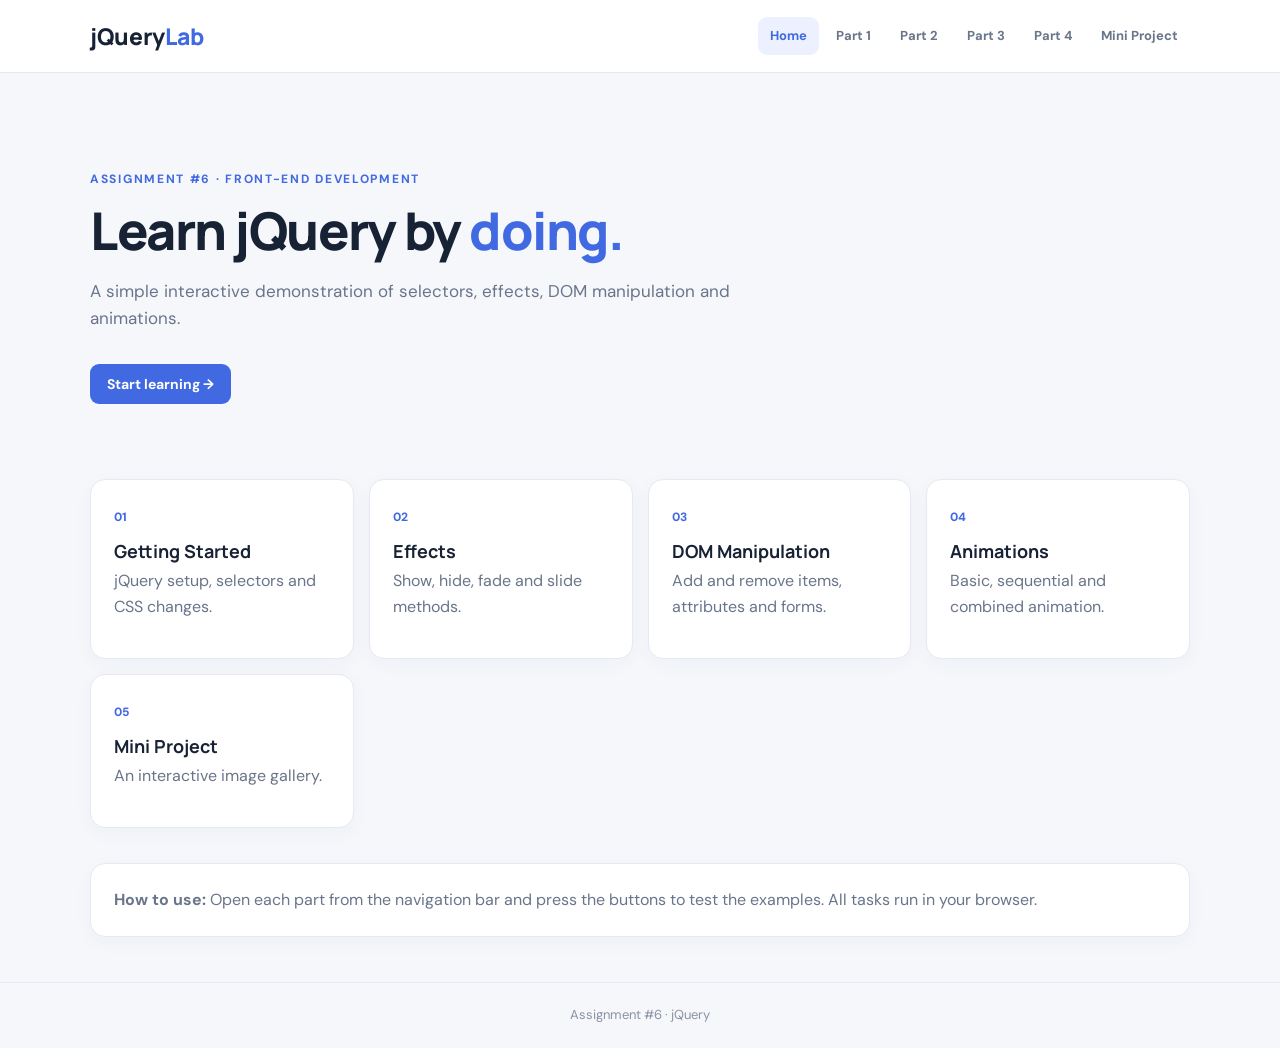
<file: index.html>
<!DOCTYPE html>
<html lang="en">
<head>
  <meta charset="UTF-8">
  <meta name="viewport" content="width=device-width, initial-scale=1.0">
  <title>Assignment 6 | jQuery</title>
  <link rel="stylesheet" href="css/style.css">
</head>
<body>
  <header class="site-header">
    <div class="container header-inner">
      <a class="logo" href="index.html">jQuery<span>Lab</span></a>
      <nav class="navbar">
        <a class="active" href="index.html">Home</a>
        <a href="selectors.html">Part 1</a>
        <a href="effects.html">Part 2</a>
        <a href="dom.html">Part 3</a>
        <a href="animations.html">Part 4</a>
        <a href="project.html">Mini Project</a>
      </nav>
    </div>
  </header>
  <main class="container">
    <section class="hero">
      <p class="eyebrow">ASSIGNMENT #6 · FRONT-END DEVELOPMENT</p>
      <h1>Learn jQuery by <span>doing.</span></h1>
      <p class="lead">A simple interactive demonstration of selectors, effects, DOM manipulation and animations.</p>
      <a class="button" href="selectors.html">Start learning →</a>
    </section>
    <section class="grid">
      <a class="feature-card" href="selectors.html"><span class="number">01</span><h2>Getting Started</h2><p>jQuery setup, selectors and CSS changes.</p></a>
      <a class="feature-card" href="effects.html"><span class="number">02</span><h2>Effects</h2><p>Show, hide, fade and slide methods.</p></a>
      <a class="feature-card" href="dom.html"><span class="number">03</span><h2>DOM Manipulation</h2><p>Add and remove items, attributes and forms.</p></a>
      <a class="feature-card" href="animations.html"><span class="number">04</span><h2>Animations</h2><p>Basic, sequential and combined animation.</p></a>
      <a class="feature-card" href="project.html"><span class="number">05</span><h2>Mini Project</h2><p>An interactive image gallery.</p></a>
    </section>
    <section class="note"><strong>How to use:</strong> Open each part from the navigation bar and press the buttons to test the examples. All tasks run in your browser.</section>
  </main>
  <footer>Assignment #6 · jQuery</footer>
</body>
</html>
</file>
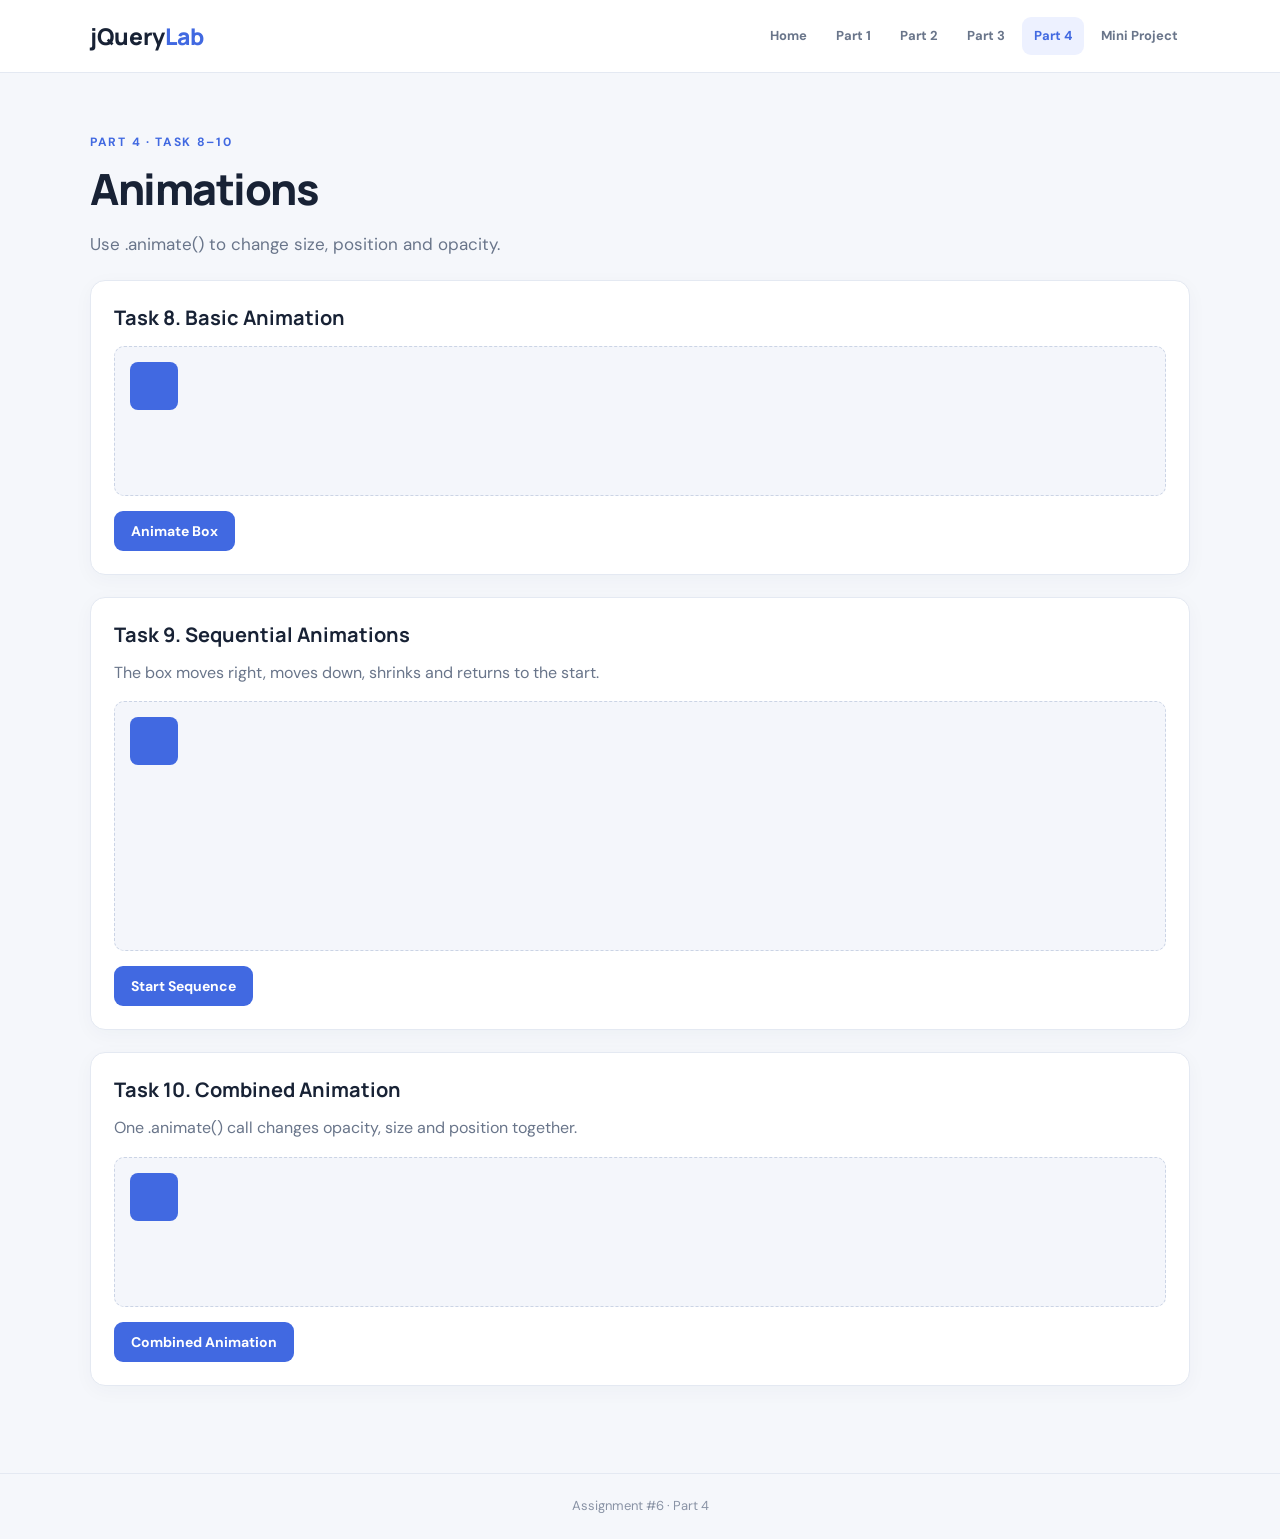
<file: animations.html>
<!DOCTYPE html>
<html lang="en">
<head><meta charset="UTF-8"><meta name="viewport" content="width=device-width, initial-scale=1.0"><title>Part 4 | jQuery</title><link rel="stylesheet" href="css/style.css"><script src="https://code.jquery.com/jquery-3.7.1.min.js"></script><script src="js/main.js" defer></script></head>
<body><header class="site-header"><div class="container header-inner"><a class="logo" href="index.html">jQuery<span>Lab</span></a><nav class="navbar"><a href="index.html">Home</a><a href="selectors.html">Part 1</a><a href="effects.html">Part 2</a><a href="dom.html">Part 3</a><a class="active" href="animations.html">Part 4</a><a href="project.html">Mini Project</a></nav></div></header>
<main class="container page"><p class="eyebrow">PART 4 · TASK 8–10</p><h1>Animations</h1><p class="lead">Use .animate() to change size, position and opacity.</p>
<section class="panel"><h2>Task 8. Basic Animation</h2><div class="animation-stage"><div id="basicBox" class="animation-box"></div></div><button id="basicAnimateBtn">Animate Box</button></section>
<section class="panel"><h2>Task 9. Sequential Animations</h2><p>The box moves right, moves down, shrinks and returns to the start.</p><div class="animation-stage tall"><div id="sequenceBox" class="animation-box"></div></div><button id="sequenceBtn">Start Sequence</button></section>
<section class="panel"><h2>Task 10. Combined Animation</h2><p>One .animate() call changes opacity, size and position together.</p><div class="animation-stage"><div id="combinedBox" class="animation-box"></div></div><button id="combinedBtn">Combined Animation</button></section>
</main><footer>Assignment #6 · Part 4</footer></body></html>
</file>
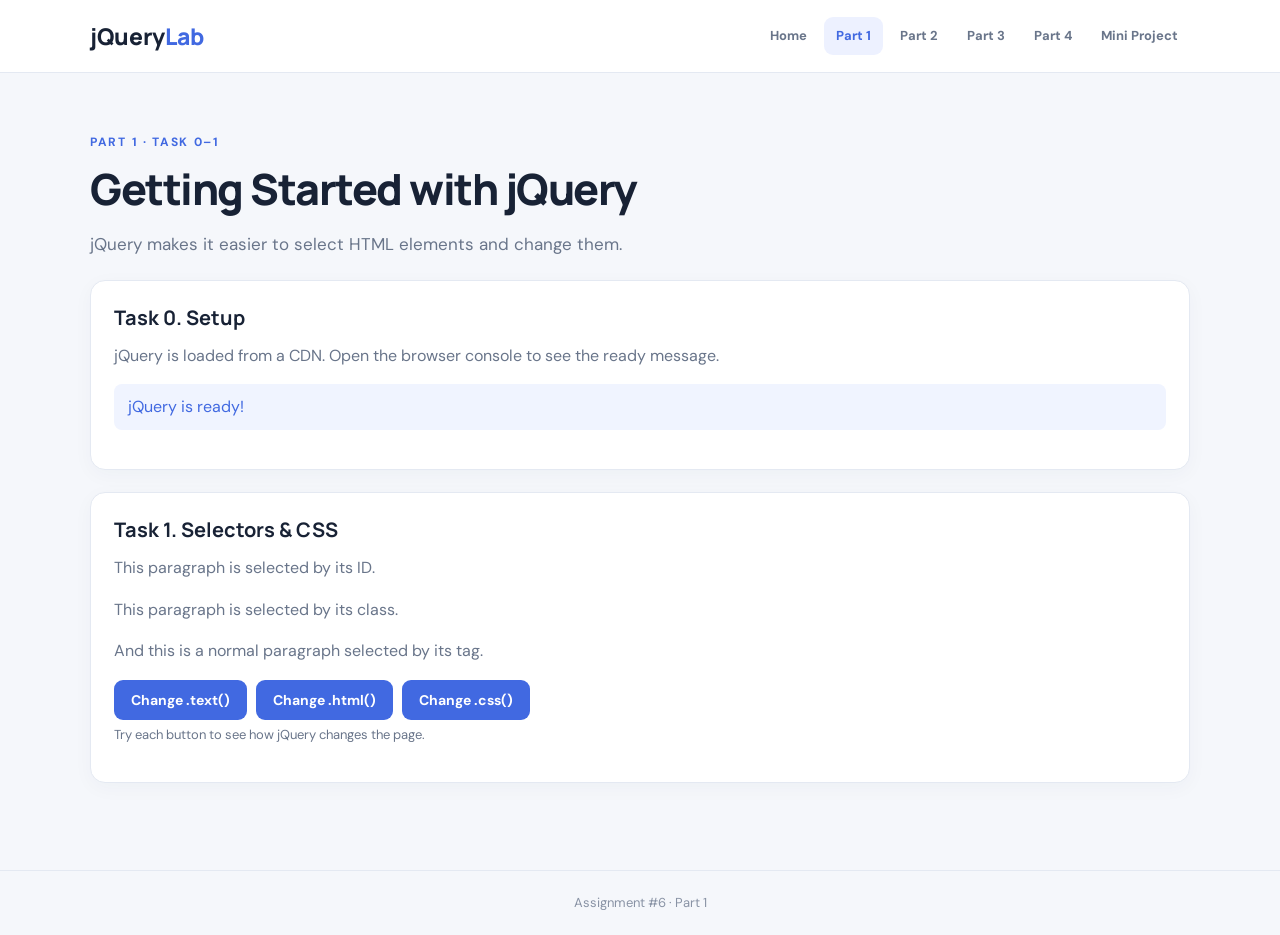
<file: selectors.html>
<!DOCTYPE html>
<html lang="en">
<head><meta charset="UTF-8"><meta name="viewport" content="width=device-width, initial-scale=1.0"><title>Part 1 | jQuery</title><link rel="stylesheet" href="css/style.css"><script src="https://code.jquery.com/jquery-3.7.1.min.js"></script><script src="js/main.js" defer></script></head>
<body>
<header class="site-header"><div class="container header-inner"><a class="logo" href="index.html">jQuery<span>Lab</span></a><nav class="navbar"><a href="index.html">Home</a><a class="active" href="selectors.html">Part 1</a><a href="effects.html">Part 2</a><a href="dom.html">Part 3</a><a href="animations.html">Part 4</a><a href="project.html">Mini Project</a></nav></div></header>
<main class="container page">
  <p class="eyebrow">PART 1 · TASK 0–1</p><h1>Getting Started with jQuery</h1><p class="lead">jQuery makes it easier to select HTML elements and change them.</p>
  <section class="panel"><h2>Task 0. Setup</h2><p>jQuery is loaded from a CDN. Open the browser console to see the ready message.</p><p class="status" id="readyStatus">Waiting for jQuery...</p></section>
  <section class="panel"><h2>Task 1. Selectors &amp; CSS</h2><p id="demoId">This paragraph is selected by its ID.</p><p class="demoClass">This paragraph is selected by its class.</p><p>And this is a normal paragraph selected by its tag.</p><div class="button-row"><button id="textBtn">Change .text()</button><button id="htmlBtn">Change .html()</button><button id="cssBtn">Change .css()</button></div><p class="hint">Try each button to see how jQuery changes the page.</p></section>
</main><footer>Assignment #6 · Part 1</footer></body></html>
</file>
<file: css/style.css>
@import url('https://fonts.googleapis.com/css2?family=DM+Sans:wght@400;500;600;700&family=Manrope:wght@500;600;700;800&display=swap');
:root{--bg:#f5f7fb;--ink:#182235;--muted:#69758a;--blue:#4169e1;--line:#e4e9f2;--white:#fff}
*{box-sizing:border-box}body{margin:0;background:var(--bg);color:var(--ink);font-family:'DM Sans',Arial,sans-serif;line-height:1.6}.container{width:min(1100px,92%);margin:auto}.site-header{background:#fff;border-bottom:1px solid var(--line);position:sticky;top:0;z-index:5}.header-inner{min-height:72px;display:flex;align-items:center;justify-content:space-between;gap:20px}.logo{font:800 23px Manrope,sans-serif;color:var(--ink);text-decoration:none;white-space:nowrap}.logo span,h1 span{color:var(--blue)}.navbar{display:flex;gap:5px;flex-wrap:wrap}.navbar a{padding:9px 12px;border-radius:9px;text-decoration:none;color:var(--muted);font-size:13px;font-weight:700}.navbar a:hover,.navbar a.active{background:#edf1ff;color:var(--blue)}.hero{padding:85px 0 55px;max-width:760px}.eyebrow{color:var(--blue);font-size:12px;font-weight:700;letter-spacing:1.7px}.hero h1,h1{font:800 clamp(32px,5vw,52px)/1.15 Manrope,sans-serif;letter-spacing:-1.5px;margin:12px 0}.lead{font-size:17px;color:var(--muted);max-width:680px}.button,button{display:inline-block;border:0;border-radius:9px;background:var(--blue);color:white;padding:11px 17px;font:700 14px 'DM Sans',sans-serif;text-decoration:none;cursor:pointer;transition:.2s}.button{margin-top:15px}.button:hover,button:hover{filter:brightness(.92);transform:translateY(-1px)}button.secondary{background:#e9edf5;color:#34415a}.grid{display:grid;grid-template-columns:repeat(auto-fit,minmax(210px,1fr));gap:15px;margin:20px 0 35px}.feature-card,.panel,.note{background:#fff;border:1px solid var(--line);border-radius:15px;padding:23px;box-shadow:0 5px 20px rgba(30,50,90,.035)}.feature-card{text-decoration:none;color:inherit;transition:.2s}.feature-card:hover{transform:translateY(-3px);border-color:#b9c8ff}.feature-card h2{font:700 18px Manrope;margin:10px 0 5px}.feature-card p,.panel p{color:var(--muted);margin-top:5px}.number{color:var(--blue);font-weight:800;font-size:12px}.note{margin-bottom:45px;color:var(--muted)}.page{padding:48px 0 65px}.page h1{font-size:clamp(30px,4vw,43px)}.panel{margin:22px 0}.panel h2{font:700 20px Manrope;margin:0 0 12px}.status{padding:10px 14px;background:#f0f4ff;border-radius:8px;color:var(--blue)!important}.demo-box{padding:15px;background:#f4f6fb;border-radius:9px}.button-row{display:flex;gap:9px;flex-wrap:wrap;margin-top:14px}.hint{font-size:13px;margin-top:13px}.image-frame{max-width:520px;height:230px;overflow:hidden;border-radius:12px;margin:12px 0}.image-frame img{width:100%;height:100%;object-fit:cover}.slide-panel{display:none;background:#f0f4ff;border-radius:10px;padding:18px;margin-top:12px}.item-list{padding-left:24px}.item-list li{padding:7px 0;border-bottom:1px solid var(--line)}.attribute-demo{display:flex;align-items:center;gap:22px;flex-wrap:wrap}.small-image{width:190px;height:125px;object-fit:cover;border-radius:10px}.attribute-demo a{color:var(--blue);font-weight:700}.panel label{display:block;font-weight:700;margin:12px 0}.panel input{display:block;width:min(100%,420px);padding:12px;border:1px solid var(--line);border-radius:8px;margin-top:6px;font:inherit}.output{background:#f5f7fb;border-radius:9px;padding:10px 15px;margin-top:12px}.output p{margin:5px 0}.animation-stage{height:150px;background:#f4f6fb;border:1px dashed #cbd4e5;border-radius:10px;margin:15px 0;padding:15px;position:relative;overflow:hidden}.animation-stage.tall{height:250px}.animation-box{width:48px;height:48px;background:var(--blue);border-radius:8px;position:absolute;left:15px;top:15px}.gallery-main{height:390px;border-radius:12px;overflow:hidden;background:#eef1f6}.gallery-main img{width:100%;height:100%;object-fit:cover}.gallery-thumbs{display:grid;grid-template-columns:repeat(4,1fr);gap:12px;margin-top:14px}.gallery-thumb{width:100%;height:100px;object-fit:cover;border-radius:9px;cursor:pointer;opacity:.7;border:3px solid transparent}.gallery-thumb:hover,.gallery-thumb.selected{opacity:1;border-color:var(--blue)}footer{text-align:center;padding:22px;color:#8993a5;font-size:13px;border-top:1px solid var(--line)}@media(max-width:760px){.header-inner{align-items:flex-start;flex-direction:column;padding:13px 0}.navbar{gap:2px}.navbar a{padding:7px 8px;font-size:12px}.hero{padding-top:55px}.gallery-main{height:260px}.gallery-thumbs{gap:7px}.gallery-thumb{height:75px}}
</file>
